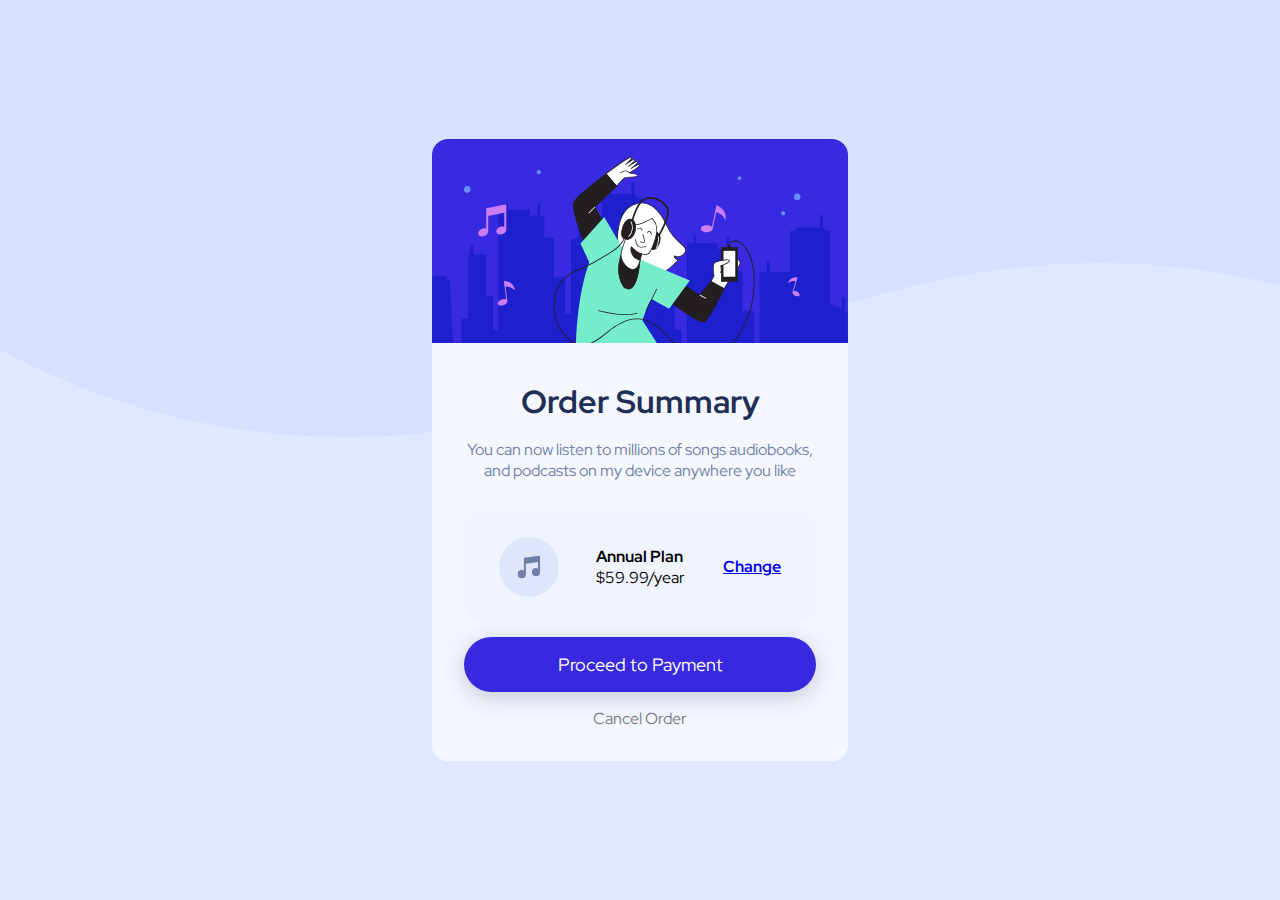
<file: card-payment/index.html>
<!DOCTYPE html>
<html lang="pt-br">
<head>
    <meta charset="UTF-8">
    <meta http-equiv="X-UA-Compatible" content="IE=edge">
    <meta name="viewport" content="width=device-width, initial-scale=1.0">
    <title>Payment</title>
    <link rel="stylesheet" href="style.css">
</head>
<body>
    <main>
        <img src="images/illustration-hero.svg" alt="illustration-hero">

        <section>
            <h1>
                Order Summary
            </h1>
                <span class="description">
                    You can now listen to millions of songs audiobooks, and podcasts on my device anywhere you like
                </span>

            <div class="information">
                <div class="music-price">
                    <img src="images/icon-music.svg" alt="music icon">
                </div>
                    <div class="price">
                        <strong>
                            Annual Plan
                        </strong>
                        <span>
                            $59.99/year
                        </span>
                    </div>
                    <a href="#" id="change">Change</a>
            </div>

            <button>
                Proceed to Payment
            </button>
            <a href="#" id="cancel-order">Cancel Order</a>
        </section>
    </main>
</body>
</html>
</file>
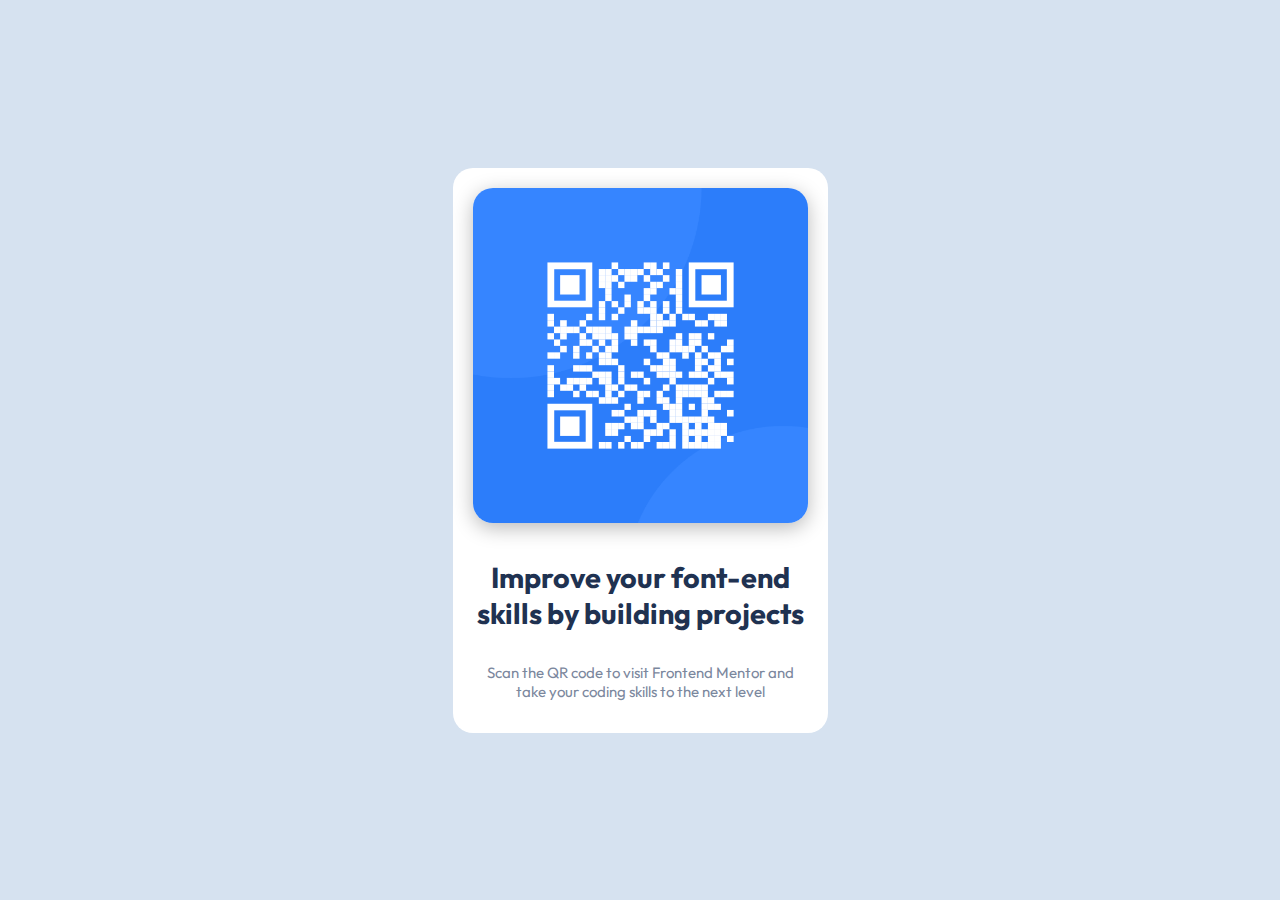
<file: card-qr-code/index.html>
<!DOCTYPE html>
<html lang="pt-br">
<head>
    <meta charset="UTF-8">
    <meta http-equiv="X-UA-Compatible" content="IE=edge">
    <meta name="viewport" content="width=device-width, initial-scale=1.0">
    <title>Card QR code></title>
    <link rel="shortcut icon" href="images/favicon-32x32.png" type="image/x-icon">
    <link rel="stylesheet" href="style.css">
</head>
<body>
    <main>
        <img src="images/image-qr-code.png" alt="qr code">
        <h1>
            Improve your font-end skills by building projects
        </h1>
        <p>
            Scan the QR code to visit Frontend Mentor and take your coding skills to the next level
        </p>
    </main>
</body>
</html>
</file>
<file: card-payment/style.css>
@charset "UTF-8";


@import url('https://fonts.googleapis.com/css2?family=Red+Hat+Display:wght@500;700;900&display=swap');

* {
    margin: 0px;
    padding: 0px;
    box-sizing: border-box;
    font-family: 'Red Hat Display', sans-serif;
}

body {
    background-image: url('images/background-desktop.svg');
    background-repeat: no-repeat;
    background-color: hsl(225, 100%, 94%);
    width: 100%;
    height: 100vh;
    display: flex;
    align-items: center;
    justify-content: center;
    padding: 1rem;
}

main img {
    width: 100%;
    border-radius: 1rem 1rem 0 0;
}

main {
    background-color: hsl(225, 100%, 98%);
    max-width: 416px;
    border-radius: 1rem;
}

main section {
    display: flex;
    align-items: center;
    justify-content: center;
    flex-direction: column;
    padding: 0 2rem;
    height: 100%;
    width: 100%;
}

main section h1 {
    margin-top: 2rem;
    margin-bottom: 1rem;
    color: hsl(223, 47%, 23%);
}

main .description {
    text-align: center;
    padding-bottom: 2rem;
    color: hsl(224, 23%, 55%);
}

main .information {
    background-color: hsl(225, 100%, 97%);
    display: flex;
    width: 100%;
    align-items: center;
    justify-content: space-around;
    border-radius: 1rem;
    padding: 1.5rem 1rem;
}

.price {
    display: flex;
    flex-direction: column;
}

main .information .music-price {
    display: flex;
    align-items: center;
}

main .information img {
    width: 60px;

}

main section a#change {
    font-weight: bold;
}

button {
    font-size: 1.1em;
    margin: 1rem;
    width: 100%;
    padding: 1rem;
    cursor: pointer;
    border-radius: 2rem;
    color: white;
    background-color: hsl(245, 75%, 52%);
    border: none;
    transition: 0.3s;
    box-shadow: 0px 5px 25px hsla(223, 47%, 23%, 0.233);
}

main a#cancel-order {
    padding-bottom: 2rem;
    text-decoration: none;
    color: hsl(228, 6%, 50%);
}

button:hover {
    background-color: black;
}
</file>
<file: card-qr-code/style.css>
@charset "UTF-8";

@import url('https://fonts.googleapis.com/css2?family=Outfit:wght@300;600&display=swap');

* {
    margin: 0px;
    padding: 0px;
    box-sizing: border-box;
    font-family: 'Outfit', sans-serif;
}

body {
    background-color: hsl(212, 45%, 89%);
    width: 100%;
    height: 100vh;
    display: flex;
    align-items: center;
    justify-content: center;
}

main {
    background-color: hsl(0, 0%, 100%);
    max-width: 375px;
    border-radius: 20px;
    padding: 20px 20px 0px 20px;
}

main img {
    width: 100%;
    border-radius: 20px;
    background-size: cover;
    box-shadow: 0px 5px 20px rgba(0, 0, 0, 0.274);
}

main h1 {
    text-align: center;
    padding-top: 2rem;
    padding-bottom: 2rem;
    color: hsl(218, 44%, 22%);
    font-size: 1.8em;
}

main p {
    text-align: center;
    padding-bottom: 2rem;
    font-size: 15px;
    color: hsl(220, 15%, 55%);
}

@media only screen and (max-width: 300px) {
    main h1 {
        font-size: 8vw;
    }

    main p {
        font-size: 5vw;
    }
}
</file>
